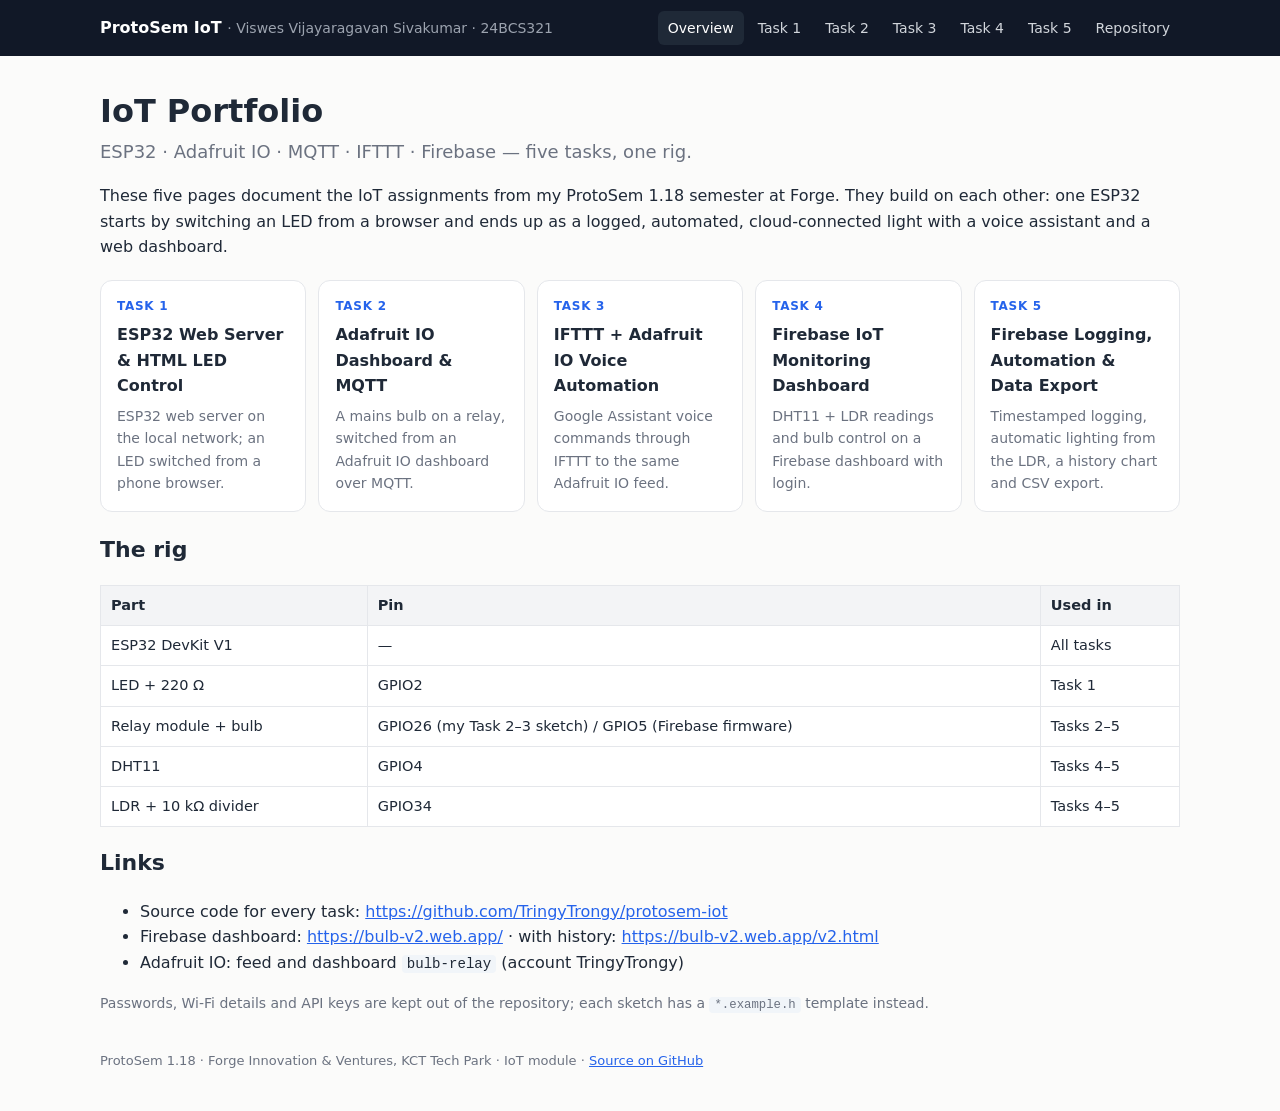
<file: docs/index.html>
<!DOCTYPE html>
<html lang="en">
<head>
<meta charset="utf-8">
<meta name="viewport" content="width=device-width, initial-scale=1">
<title>IoT Portfolio · ProtoSem IoT · Viswes</title>
<meta name="description" content="ESP32 · Adafruit IO · MQTT · IFTTT · Firebase — five tasks, one rig.">
<link rel="stylesheet" href="assets/style.css?v=4">
</head>
<body>
<header class="top"><div class="wrap">
  <a class="brand" href="index.html">ProtoSem IoT <span>· Viswes Vijayaragavan Sivakumar · 24BCS321</span></a>
  <nav><a href="index.html" class="on">Overview</a><a href="task-1.html">Task 1</a><a href="task-2.html">Task 2</a><a href="task-3.html">Task 3</a><a href="task-4.html">Task 4</a><a href="task-5.html">Task 5</a><a href="https://github.com/TringyTrongy/protosem-iot">Repository</a></nav>
</div></header>
<main class="wrap">
<div class="hero"><h1>IoT Portfolio</h1><p class="lede">ESP32 · Adafruit IO · MQTT · IFTTT · Firebase — five tasks, one rig.</p></div>
<p>These five pages document the IoT assignments from my ProtoSem 1.18 semester at Forge. They build on each other: one ESP32 starts by switching an LED from a browser and ends up as a logged, automated, cloud-connected light with a voice assistant and a web dashboard.</p>
<div class="cards"><a class="card" href="task-1.html"><span class="k">Task 1</span><b>ESP32 Web Server &amp; HTML LED Control</b><span>ESP32 web server on the local network; an LED switched from a phone browser.</span></a><a class="card" href="task-2.html"><span class="k">Task 2</span><b>Adafruit IO Dashboard &amp; MQTT</b><span>A mains bulb on a relay, switched from an Adafruit IO dashboard over MQTT.</span></a><a class="card" href="task-3.html"><span class="k">Task 3</span><b>IFTTT + Adafruit IO Voice Automation</b><span>Google Assistant voice commands through IFTTT to the same Adafruit IO feed.</span></a><a class="card" href="task-4.html"><span class="k">Task 4</span><b>Firebase IoT Monitoring Dashboard</b><span>DHT11 + LDR readings and bulb control on a Firebase dashboard with login.</span></a><a class="card" href="task-5.html"><span class="k">Task 5</span><b>Firebase Logging, Automation &amp; Data Export</b><span>Timestamped logging, automatic lighting from the LDR, a history chart and CSV export.</span></a></div>
<h2>The rig</h2>
<div class="tablewrap"><table class=""><thead><tr><th>Part</th><th>Pin</th><th>Used in</th></tr></thead><tbody><tr><td>ESP32 DevKit V1</td><td>—</td><td>All tasks</td></tr><tr><td>LED + 220 Ω</td><td>GPIO2</td><td>Task 1</td></tr><tr><td>Relay module + bulb</td><td>GPIO26 (my Task 2–3 sketch) / GPIO5 (Firebase firmware)</td><td>Tasks 2–5</td></tr><tr><td>DHT11</td><td>GPIO4</td><td>Tasks 4–5</td></tr><tr><td>LDR + 10 kΩ divider</td><td>GPIO34</td><td>Tasks 4–5</td></tr></tbody></table></div>
<h2>Links</h2>
<ul><li>Source code for every task: <a href="https://github.com/TringyTrongy/protosem-iot">https://github.com/TringyTrongy/protosem-iot</a></li>
<li>Firebase dashboard: <a href="https://bulb-v2.web.app/">https://bulb-v2.web.app/</a> · with history: <a href="https://bulb-v2.web.app/v2.html">https://bulb-v2.web.app/v2.html</a></li>
<li>Adafruit IO: feed and dashboard <code>bulb-relay</code> (account TringyTrongy)</li></ul>
<p class="muted">Passwords, Wi-Fi details and API keys are kept out of the repository; each sketch has a <code>*.example.h</code> template instead.</p>
</main>
<footer class="wrap foot">ProtoSem 1.18 · Forge Innovation &amp; Ventures, KCT Tech Park · IoT module · <a href="https://github.com/TringyTrongy/protosem-iot">Source on GitHub</a></footer>
</body>
</html>
</file>
<file: docs/assets/style.css>
:root{--bg:#fbfbfa;--fg:#1f2937;--dim:#6b7280;--line:#e5e7eb;--panel:#ffffff;--accent:#2563eb;--code:#0f172a;--codefg:#e2e8f0;--warn:#fef3c7;--warnline:#f59e0b;--note:#eff6ff;--noteline:#3b82f6}
*{box-sizing:border-box}
html{scroll-behavior:smooth}
body{margin:0;background:var(--bg);color:var(--fg);font:16px/1.6 Inter,system-ui,-apple-system,"Segoe UI",Roboto,sans-serif}
a{color:var(--accent)}
.wrap{max-width:1120px;margin:0 auto;padding:0 20px}
header.top{background:#111827;color:#fff;position:sticky;top:0;z-index:5}
header.top .wrap{display:flex;align-items:center;justify-content:space-between;gap:12px;min-height:56px;flex-wrap:wrap}
.brand{color:#fff;text-decoration:none;font-weight:700}
.brand span{font-weight:400;color:#9ca3af;font-size:14px}
header nav{display:flex;gap:4px;flex-wrap:wrap}
header nav a{color:#d1d5db;text-decoration:none;font-size:14px;padding:6px 10px;border-radius:6px}
header nav a:hover,header nav a.on{background:#1f2937;color:#fff}
.hero{padding:36px 0 8px}
.hero h1{font-size:32px;line-height:1.2;margin:0 0 8px}
.lede{font-size:18px;color:var(--dim);margin:0}
.links{display:flex;gap:10px;flex-wrap:wrap;margin:16px 0 8px}
.btn{display:inline-block;background:var(--accent);color:#fff;text-decoration:none;padding:8px 14px;border-radius:8px;font-size:14px;font-weight:600}
.btn:nth-child(n+2){background:#fff;color:var(--accent);border:1px solid #c7d2fe}
.layout{display:grid;grid-template-columns:220px minmax(0,1fr);gap:32px;margin-top:16px}
.toc{position:sticky;top:76px;align-self:start;display:flex;flex-direction:column;gap:2px;font-size:14px}
.toc b{font-size:12px;text-transform:uppercase;letter-spacing:.06em;color:var(--dim);margin-bottom:6px}
.toc a{color:var(--fg);text-decoration:none;padding:3px 0}
.toc a:hover{color:var(--accent)}
.content{min-width:0}
section{padding:20px 0;border-bottom:1px solid var(--line)}
section h2{font-size:22px;margin:0 0 12px;display:flex;align-items:center;gap:10px}
.num{display:inline-flex;align-items:center;justify-content:center;width:30px;height:30px;border-radius:8px;background:#111827;color:#fff;font-size:14px;flex:none}
h3{font-size:17px;margin:20px 0 6px}
p{margin:8px 0}
code{font-family:ui-monospace,SFMono-Regular,Menlo,Consolas,monospace;font-size:.88em;background:#f1f5f9;padding:1px 5px;border-radius:4px}
pre{background:var(--code);color:var(--codefg);padding:14px 16px;border-radius:10px;overflow-x:auto;font-size:13px;line-height:1.5}
pre code{background:none;padding:0;color:inherit;font-size:inherit}
details.codefile{border:1px solid var(--line);border-radius:10px;background:var(--panel);margin:12px 0}
details.codefile summary{cursor:pointer;padding:10px 14px;display:flex;justify-content:space-between;gap:10px;font-size:14px}
details.codefile summary .fname{font-family:ui-monospace,monospace;font-weight:600}
details.codefile pre{margin:0;border-radius:0 0 10px 10px;max-height:560px}
details.codefile p{padding:0 14px}
.tablewrap{overflow-x:auto;margin:10px 0}
table{border-collapse:collapse;width:100%;font-size:14.5px;background:var(--panel)}
th,td{text-align:left;padding:8px 10px;border:1px solid var(--line);vertical-align:top}
th{background:#f3f4f6;font-weight:600}
table.check td:last-child{white-space:nowrap}
.diagram{width:100%;height:auto;background:#fff;border:1px solid var(--line);border-radius:10px;padding:10px;margin:8px 0}
figure.shot{margin:12px 0;background:var(--panel);border:1px solid var(--line);border-radius:10px;padding:10px}
figure.shot img,figure.shot video{display:block;width:100%;height:auto;border-radius:6px}
figure.shot figcaption{font-size:13.5px;color:var(--dim);margin-top:8px}
.gallery{display:grid;grid-template-columns:repeat(auto-fit,minmax(260px,1fr));gap:12px}
.gallery figure.shot{margin:0}
figure.pending img,figure.pending video{display:none}
figure.pending::before{content:"To add: " attr(data-what);display:flex;align-items:center;justify-content:center;min-height:150px;border:2px dashed #cbd5e1;border-radius:8px;color:#94a3b8;font-size:14px;text-align:center;padding:10px}
.calib{background:var(--panel);border:1px solid var(--line);border-radius:10px;padding:12px 14px;margin:10px 0}
.fix{background:var(--panel);border:1px solid var(--line);border-left:4px solid #10b981;border-radius:8px;padding:6px 14px;margin:10px 0}
.callout{background:var(--note);border-left:4px solid var(--noteline);border-radius:8px;padding:10px 14px;margin:12px 0;font-size:15px}
.callout.warn{background:var(--warn);border-left-color:var(--warnline)}
.muted{color:var(--dim);font-size:14px}
.cards{display:grid;grid-template-columns:repeat(auto-fit,minmax(200px,1fr));gap:12px;margin:20px 0}
.card{display:flex;flex-direction:column;gap:6px;background:var(--panel);border:1px solid var(--line);border-radius:12px;padding:16px;text-decoration:none;color:var(--fg)}
.card:hover{border-color:var(--accent)}
.card .k{font-size:12px;text-transform:uppercase;letter-spacing:.06em;color:var(--accent);font-weight:700}
.card span:last-child{font-size:14px;color:var(--dim)}
main h2{font-size:22px}
.foot{color:var(--dim);font-size:13px;padding:28px 20px 40px}
@media (max-width:860px){.layout{grid-template-columns:minmax(0,1fr)}.toc{display:none}.hero h1{font-size:26px}}

p,li,td,figcaption{overflow-wrap:break-word}
:not(pre)>code{overflow-wrap:anywhere}
section{scroll-margin-top:70px}
figure.pending{display:none}
</file>
